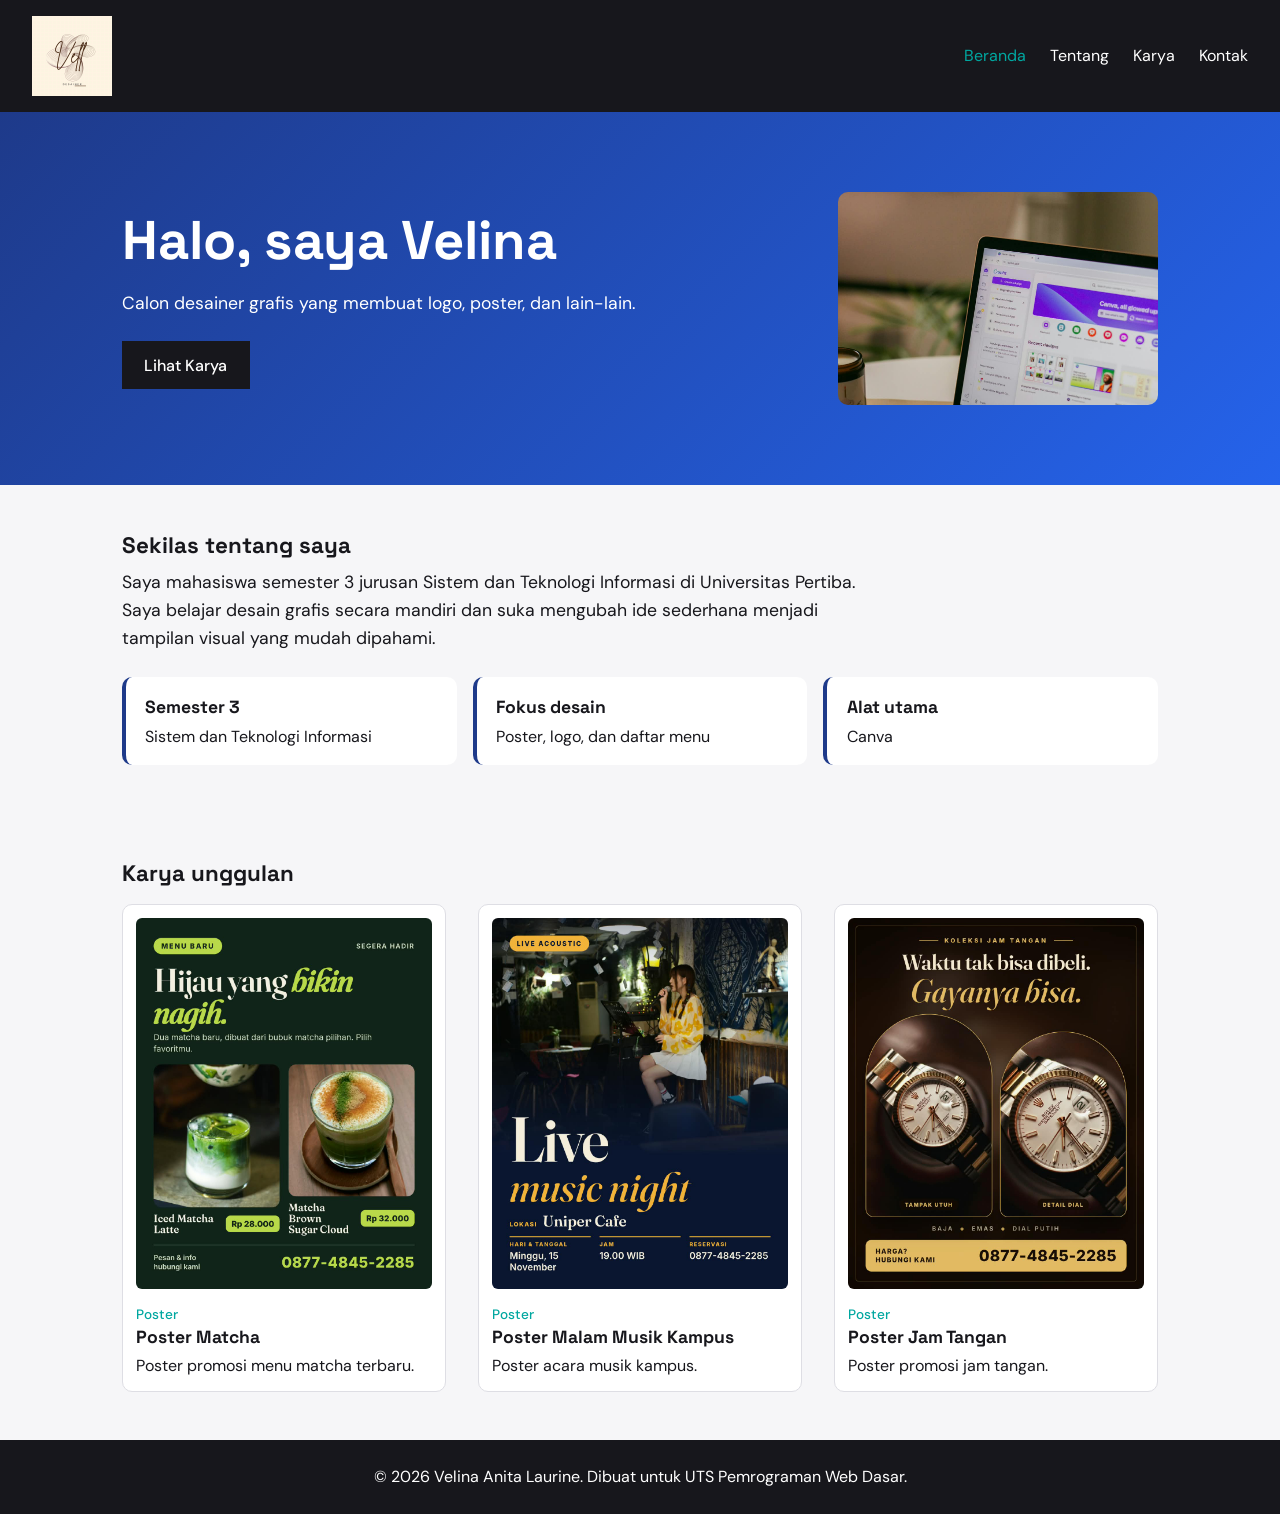
<file: index.html>
<!DOCTYPE html>
<html lang="id">
<head>
  <meta charset="UTF-8">
  <meta name="viewport" content="width=device-width, initial-scale=1.0">
  <title>Beranda | Portofolio Velina </title>
  <link rel="stylesheet" href="https://fonts.googleapis.com/css2?family=Space+Grotesk:wght@400;700&amp;family=DM+Sans:wght@400;500&amp;display=swap">
  <link rel="stylesheet" href="css/style.css">
</head>
<body>

  <header class="header">
<img src="foto png dan jpeg/logo.jpeg" alt="Logo Velina, calon desainer grafis" height="80px">    
<button class="tombol-menu" aria-expanded="false">☰</button>
<nav>
      <ul class="menu">
        <li><a href="index.html" class="aktif">Beranda</a></li>
        <li><a href="tentang.html">Tentang</a></li>
        <li><a href="katalog.html">Karya</a></li>
        <li><a href="kontak.html">Kontak</a></li>
      </ul>
    </nav>
  </header>

  <main>
    <section class="hero">
  <article class="hero-teks">
    <h1>Halo, saya Velina</h1>
    <p>Calon desainer grafis yang membuat logo, poster, dan lain-lain.</p>
    <a href="katalog.html" class="tombol">Lihat Karya</a>
  </article>
  <figure class="hero-gambar">
<img src="foto png dan jpeg/Canva_laptop.jpeg" alt="Laptop yang menampilkan desain di Canva">  </figure>
</section>

    <section class="bagian sekilas">
  <h2>Sekilas tentang saya</h2>
  <p class="teks">Saya mahasiswa semester 3 jurusan Sistem dan Teknologi Informasi di Universitas Pertiba. Saya belajar desain grafis secara mandiri dan suka mengubah ide sederhana menjadi tampilan visual yang mudah dipahami.</p>
  <ul class="fakta">
    <li><strong>Semester 3</strong>Sistem dan Teknologi Informasi</li>
    <li><strong>Fokus desain</strong>Poster, logo, dan daftar menu</li>
    <li><strong>Alat utama</strong>Canva</li>
  </ul>
</section>

    <section class="bagian">
      <h2>Karya unggulan</h2>
      <div class="grid">
        <article class="kartu">
          <img src="foto png dan jpeg/Matcha.jpeg" alt="Poster promosi menu matcha terbaru">
          <div class="kartu-isi">
            <span class="kategori">Poster</span>
            <h3>Poster Matcha</h3>
            <p>Poster promosi menu matcha terbaru.</p>
          </div>
        </article>
        <article class="kartu">
        <img src="foto png dan jpeg/Live_Music.jpeg" alt="Poster acara musik kampus">          <div class="kartu-isi">
            <span class="kategori">Poster</span>
            <h3>Poster Malam Musik Kampus</h3>
            <p>Poster acara musik kampus.</p>
          </div>
        </article>
        <article class="kartu">
        <img src="foto png dan jpeg/Jam.jpeg" alt="Poster promosi jam tangan dengan dua jam berwarna emas">          <div class="kartu-isi">
            <span class="kategori">Poster</span>
            <h3>Poster Jam Tangan</h3>
            <p>Poster promosi jam tangan.</p>
          </div>
        </article>
      </div>
    </section>
  </main>

  <footer class="footer "> 
  <p>&copy; 2026 Velina Anita Laurine. Dibuat untuk UTS Pemrograman Web Dasar.</p>
  </footer>

<script src="js/script.js"></script>
</body>
</html>
</file>
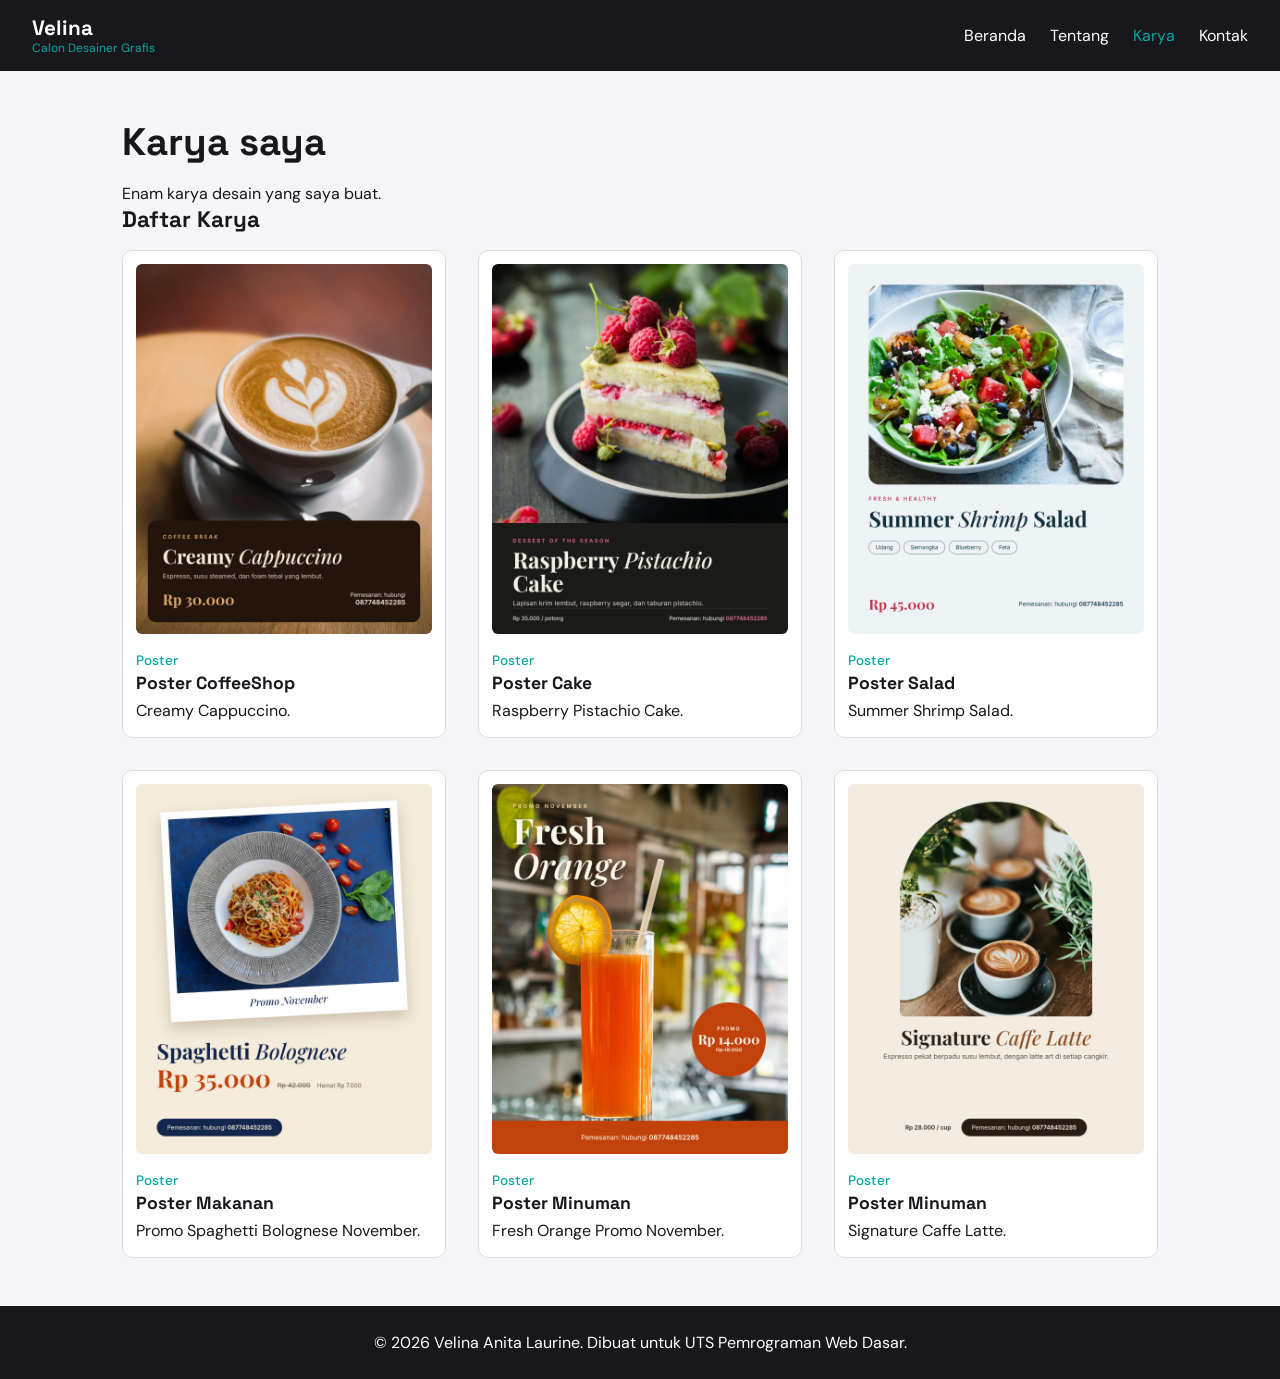
<file: katalog.html>
<!DOCTYPE html>
<html lang="id">
<head>
  <meta charset="UTF-8">
  <meta name="viewport" content="width=device-width, initial-scale=1.0">
  <title>Karya | Portofolio Velina</title>
  <link rel="stylesheet" href="https://fonts.googleapis.com/css2?family=Space+Grotesk:wght@400;700&amp;family=DM+Sans:wght@400;500&amp;display=swap">
  <link rel="stylesheet" href="css/style.css">
</head>
<body>

  <header class="header">
    <a href="index.html" class="logo">Velina<span>Calon Desainer Grafis</span></a>
    <nav>
      <ul class="menu">
        <li><a href="index.html">Beranda</a></li>
        <li><a href="tentang.html">Tentang</a></li>
        <li><a href="katalog.html" class="aktif">Karya</a></li>
        <li><a href="kontak.html">Kontak</a></li>
      </ul>
    </nav>
  </header>

  <main>
    <section class="bagian">
      <h1>Karya saya</h1>
      <p class="teks">Enam karya desain yang saya buat.</p>
      <h2>Daftar Karya</h2>
      <div class="grid">
        <article class="kartu">
          <img src="foto png dan jpeg/coffee.jpeg" alt="Poster Creamy Cappuccino dengan foto latte art di atas meja kayu">
          <div class="kartu-isi">
            <span class="kategori">Poster</span>
            <h3>Poster CoffeeShop</h3>
            <p>Creamy Cappuccino.</p>
          </div>
        </article>
        <article class="kartu">
          <img src="foto png dan jpeg/cake.jpeg" alt="Poster Raspberry Pistachio Cake dengan foto seiris kue lapis">
          <div class="kartu-isi">
            <span class="kategori">Poster</span>
            <h3>Poster Cake</h3>
            <p>Raspberry Pistachio Cake.</p>
          </div>
        </article>
        <article class="kartu">
          <img src="foto png dan jpeg/salad.jpeg" alt="Poster Summer Shrimp Salad dengan foto salad udang dan semangka">
          <div class="kartu-isi">
            <span class="kategori">Poster</span>
            <h3>Poster Salad</h3>
            <p>Summer Shrimp Salad.</p>
          </div>
        </article>
        <article class="kartu">
          <img src="foto png dan jpeg/spaghetti.jpeg" alt="Poster promo Spaghetti Bolognese dengan harga promo November">
          <div class="kartu-isi">
            <span class="kategori">Poster</span>
            <h3>Poster Makanan</h3>
            <p>Promo Spaghetti Bolognese November.</p>
          </div>
        </article>
        <article class="kartu">
          <img src="foto png dan jpeg/orange.jpeg" alt="Poster promo Fresh Orange dengan foto jus jeruk dingin">
          <div class="kartu-isi">
            <span class="kategori">Poster</span>
            <h3>Poster Minuman</h3>
            <p>Fresh Orange Promo November.</p>
          </div>
        </article>
        <article class="kartu">
          <img src="foto png dan jpeg/coffee2.jpeg" alt="Poster Signature Caffe Latte dengan foto tiga cangkir latte">
          <div class="kartu-isi">
            <span class="kategori">Poster</span>
            <h3>Poster Minuman</h3>
            <p>Signature Caffe Latte.</p>
          </div>
        </article>
      </div>
    </section>
  </main>

  <footer class="footer">
    <p>&copy; 2026 Velina Anita Laurine. Dibuat untuk UTS Pemrograman Web Dasar.</p>
  </footer>

</body>
</html>
</file>
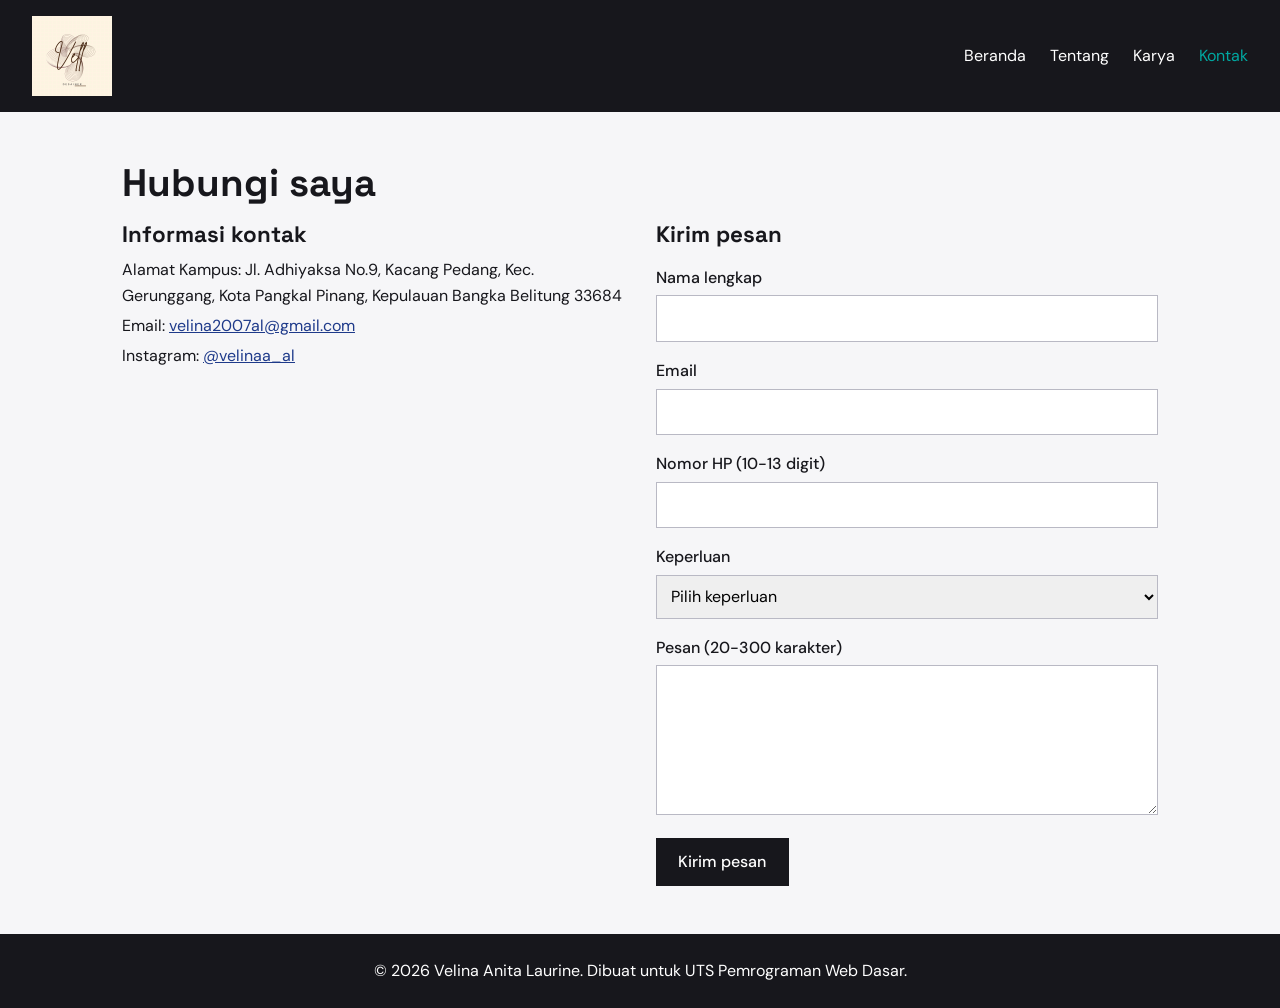
<file: kontak.html>
<!DOCTYPE html>
<html lang="id">
<head>
  <meta charset="UTF-8">
  <meta name="viewport" content="width=device-width, initial-scale=1.0">
  <title>Kontak | Portofolio Velina</title>
  <link rel="stylesheet" href="https://fonts.googleapis.com/css2?family=Space+Grotesk:wght@400;700&amp;family=DM+Sans:wght@400;500&amp;display=swap">
  <link rel="stylesheet" href="css/style.css">
</head>
<body>

  <header class="header">
<img src="foto png dan jpeg/logo.jpeg" alt="Logo Velina, calon desainer grafis" height="80px">    <nav>
    <nav>
      <ul class="menu">
        <li><a href="index.html">Beranda</a></li>
        <li><a href="tentang.html">Tentang</a></li>
        <li><a href="katalog.html">Karya</a></li>
        <li><a href="kontak.html" class="aktif">Kontak</a></li>
      </ul>
    </nav>
  </header>

  <main>
    <section class="bagian">
      <h1>Hubungi saya</h1>
      <div class="kontak-grid">
        <article>
          <h2>Informasi kontak</h2>
          <ul class="info">
            <li>Alamat Kampus: Jl. Adhiyaksa No.9, Kacang Pedang, Kec. Gerunggang, Kota Pangkal Pinang, Kepulauan Bangka Belitung 33684</li>
            <li>Email: <a href="mailto:emailkamu@contoh.com">velina2007al@gmail.com</a></li>
            <li>Instagram: <a href="https://www.instagram.com/" target="_blank" rel="noopener">@velinaa_al</a></li>
          </ul>
          <iframe class="peta" title="Peta lokasi kampus" src="https://maps.app.goo.gl/MjwcxAMVcSyNoqe89" loading="lazy"></iframe>
        </article>

        <article>
          <h2>Kirim pesan</h2>
          <form action="#" method="get">
            <label for="nama">Nama lengkap</label>
            <input type="text" id="nama" name="nama" required>

            <label for="email">Email</label>
            <input type="email" id="email" name="email" required>

            <label for="hp">Nomor HP (10-13 digit)</label>
            <input type="tel" id="hp" name="hp" pattern="[0-9]{10,13}" title="Isi 10 sampai 13 angka tanpa spasi" required>

            <label for="keperluan">Keperluan</label>
            <select id="keperluan" name="keperluan" required>
              <option value="">Pilih keperluan</option>
              <option value="logo">Desain logo</option>
              <option value="poster">Desain poster</option>
              <option value="feed">Desain feed Instagram</option>
              <option value="lainnya">Lainnya</option>
            </select>

            <label for="pesan">Pesan (20-300 karakter)</label>
            <textarea id="pesan" name="pesan" rows="5" minlength="20" maxlength="300" required></textarea>

            <button type="submit" class="tombol">Kirim pesan</button>
          </form>
        </article>
      </div>
    </section>
  </main>

  <footer class="footer">
    <p>&copy; 2026 Velina Anita Laurine. Dibuat untuk UTS Pemrograman Web Dasar.</p>
  </footer>

</body>
</html>
</file>
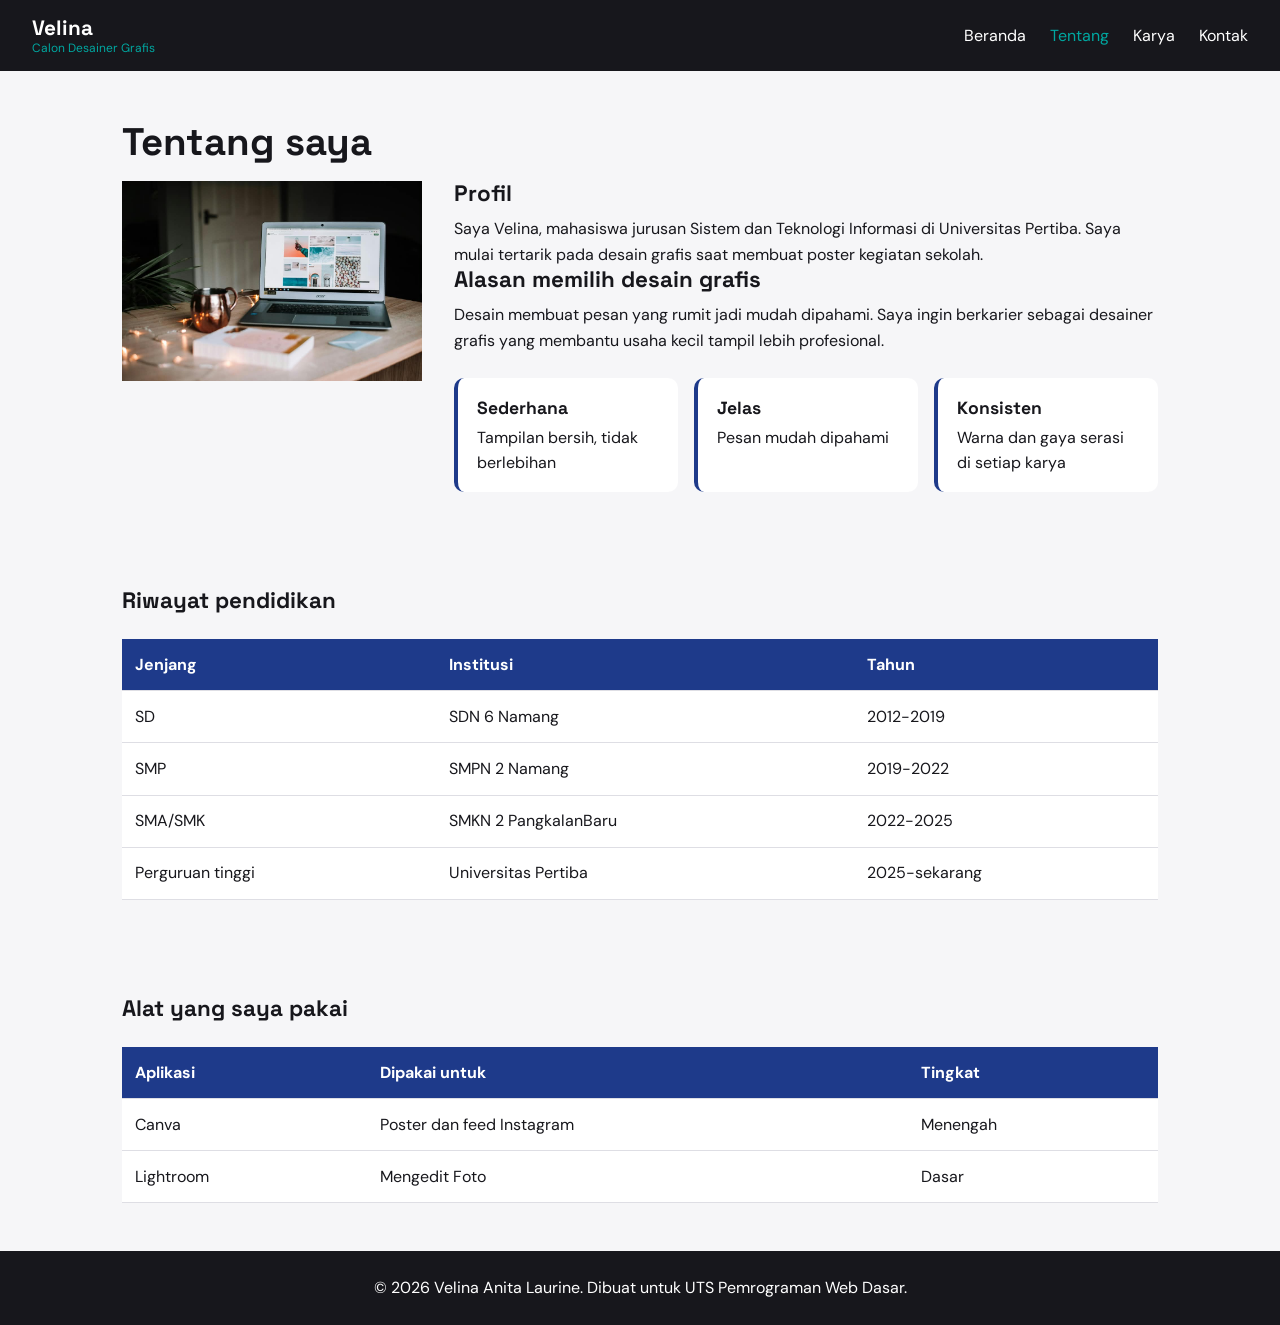
<file: tentang.html>
<!DOCTYPE html>
<html lang="id">
<head>
  <meta charset="UTF-8">
  <meta name="viewport" content="width=device-width, initial-scale=1.0">
  <title>Tentang | Portofolio Velina</title>

  <link rel="stylesheet" href="https://fonts.googleapis.com/css2?family=Space+Grotesk:wght@400;700&family=DM+Sans:wght@400;500&display=swap">

  <link rel="stylesheet" href="css/style.css">
</head>
<body>

  <header class="header">
    <a href="index.html" class="logo">
      Velina
      <span>Calon Desainer Grafis</span>
    </a>

    <nav>
      <ul class="menu">
        <li><a href="index.html">Beranda</a></li>
        <li><a href="tentang.html" class="aktif">Tentang</a></li>
        <li><a href="katalog.html">Karya</a></li>
        <li><a href="kontak.html">Kontak</a></li>
      </ul>
    </nav>
  </header>

  <main>

    <section class="bagian">
      <h1>Tentang saya</h1>

      <div class="profil">
        <figure class="foto-profil">
          <img src="foto png dan jpeg/Latar.jpeg" alt="Laptop yang menampilkan desain poster kopi di Canva">
        </figure>

        <article class="profil-teks">
          <h2>Profil</h2>
          <p>Saya Velina, mahasiswa jurusan Sistem dan Teknologi Informasi di Universitas Pertiba. Saya mulai tertarik pada desain grafis saat membuat poster kegiatan sekolah.</p>

          <h2>Alasan memilih desain grafis</h2>
          <blockquote>
            Desain membuat pesan yang rumit jadi mudah dipahami. Saya ingin berkarier sebagai desainer grafis yang membantu usaha kecil tampil lebih profesional.
          </blockquote>

          <ul class="fakta">
            <li><strong>Sederhana</strong>Tampilan bersih, tidak berlebihan</li>
            <li><strong>Jelas</strong>Pesan mudah dipahami</li>
            <li><strong>Konsisten</strong>Warna dan gaya serasi di setiap karya</li>
          </ul>
        </article>
      </div>
    </section>

    <section class="bagian">
      <h2>Riwayat pendidikan</h2>

      <div class="tabel-wrap">
        <table>
          <thead>
            <tr>
              <th>Jenjang</th>
              <th>Institusi</th>
              <th>Tahun</th>
            </tr>
          </thead>

          <tbody>
            <tr><td>SD</td><td>SDN 6 Namang</td><td>2012-2019</td></tr>
            <tr><td>SMP</td><td>SMPN 2 Namang</td><td>2019-2022</td></tr>
            <tr><td>SMA/SMK</td><td>SMKN 2 PangkalanBaru</td><td>2022-2025</td></tr>
            <tr><td>Perguruan tinggi</td><td>Universitas Pertiba</td><td>2025-sekarang</td></tr>
          </tbody>
        </table>
      </div>
    </section>

    <section class="bagian">
      <h2>Alat yang saya pakai</h2>

      <div class="tabel-wrap">
        <table>
          <thead>
            <tr>
              <th>Aplikasi</th>
              <th>Dipakai untuk</th>
              <th>Tingkat</th>
            </tr>
          </thead>

          <tbody>
            <tr><td>Canva</td><td>Poster dan feed Instagram</td><td>Menengah</td></tr>
            <tr><td>Lightroom</td><td>Mengedit Foto</td><td>Dasar</td></tr>
          </tbody>
        </table>
      </div>
    </section>

  </main>

  <footer class="footer">
    <p>&copy; 2026 Velina Anita Laurine. Dibuat untuk UTS Pemrograman Web Dasar.</p>
  </footer>

</body>
</html>
</file>
<file: css/style.css>
/* ===== Variabel ===== */
:root {
  --warna-utama: #1e3a8a;
  --warna-gelap: #17171c;
  --warna-terang: #f6f6f8;
  --warna-aksen: #00a7a0;
  --warna-kartu: #ffffff;
  --jarak: 1rem;
  --radius: 10px;
  --font-judul: "Space Grotesk", sans-serif;
  --font-isi: "DM Sans", sans-serif;
}

/* ===== Dasar ===== */
* { box-sizing: border-box; margin: 0; padding: 0; }

body {
  font-family: var(--font-isi);
  line-height: 1.6;
  color: var(--warna-gelap);
  background: var(--warna-terang);
}

h1, h2, h3, .logo { font-family: var(--font-judul); line-height: 1.2; }
h1 { font-size: 2rem; margin-bottom: var(--jarak); }
h2 { font-size: 1.4rem; margin-bottom: 0.5rem; }
h3 { font-size: 1.1rem; margin-bottom: 0.3rem; }
a { color: var(--warna-utama); }
img { max-width: 100%; display: block; }

/* ===== Header dan navigasi (flexbox) ===== */
.header {
  display: flex;
  justify-content: space-between;
  align-items: center;
  padding: var(--jarak) 2rem;
  background: var(--warna-gelap);
}

.logo {
  color: #fff;
  font-weight: 700;
  font-size: 1.3rem;
  text-decoration: none;
}

.logo span {
  display: block;
  font-family: var(--font-isi);
  font-size: 0.75rem;
  font-weight: 400;
  color: var(--warna-aksen);
}

.menu { display: flex; gap: 1.5rem; list-style: none; }

.menu a {
  color: #fff;
  text-decoration: none;
  padding: 0.3rem 0;
  transition: color 0.3s;
}

.menu a:hover,
.menu a.aktif {
  color: var(--warna-aksen);
}

/* ===== Hero ===== */
.hero {
  padding: 5rem 2rem;
  color: #fff;
  background: linear-gradient(135deg, #1e3a8a 0%, #2563eb 100%);
  animation: muncul 0.8s ease-out;
}

.hero h1 { font-size: 2.6rem; }
.hero p { max-width: 36rem; margin-bottom: 1.5rem; font-size: 1.1rem; }

@keyframes muncul {
  from { opacity: 0; transform: translateY(20px); }
  to { opacity: 1; transform: translateY(0); }
}

.hero {
  display: flex;
  align-items: center;
  justify-content: space-between;
  gap: 2rem;
  padding: 5rem 2rem;
  color: #fff;
  background: linear-gradient(135deg, #1e3a8a 0%, #2563eb 100%);
  animation: muncul 0.8s ease-out;
}

.hero-gambar {
  flex: 0 0 auto;
  width: 320px;
  max-width: 40%;
  margin: 0;
}

.hero-gambar img {
  display: block;
  width: 100%;
  max-height: 260px;
  object-fit: cover;
  border-radius: var(--radius);
}

.hero-teks { flex: 1; }

/* ===== Tombol ===== */
.tombol {
  display: inline-block;
  padding: 0.7rem 1.4rem;
  border: 0;
  background: var(--warna-gelap);
  color: #fff;
  font: inherit;
  font-weight: 500;
  text-decoration: none;
  cursor: pointer;
  transition: background 0.3s, transform 0.3s;
}

.tombol:hover { background: var(--warna-aksen); transform: translateY(-3px); }

/* ===== Bagian umum ===== */
.bagian { padding: 3rem 2rem; max-width: 1100px; margin: 0 auto; }
.teks { max-width: 40rem; }

/* ===== Katalog (grid, TANPA BINGKAI) ===== */
.grid {
  display: grid;
  grid-template-columns: repeat(2, 1fr);
  gap: 2rem;
  align-items: start;
  margin-top: var(--jarak);
}

.kartu {
  border: 1px solid #dedee4;
  border-radius: var(--radius);
  background: var(--warna-kartu);
  padding: 0.8rem;          /* jarak antara bingkai dan poster */
  overflow: visible;
  height: auto;             /* tinggi bingkai mengikuti isi */
}

.kartu img {
  display: block;
  width: 100%;
  height: auto;             /* tinggi gambar mengikuti lebar */
  aspect-ratio: auto;
  object-fit: contain;
  border-radius: calc(var(--radius) - 4px);
}

.kartu-isi { padding: 0.8rem 0.2rem 0.2rem; }

.kartu-isi { padding: 0.8rem 0 0; }
.kategori { font-size: 0.85rem; font-weight: 500; color: var(--warna-aksen); }

/* ===== Tentang ===== */
/* ===== Halaman Tentang ===== */

/* ===== Tabel ===== */
.tabel-wrap {
  width: 100%;
  overflow-x: auto;
}

table {
  width: 100%;
  border-collapse: collapse;
  background: var(--warna-kartu);
  margin-top: 1rem;
}

th, td {
  padding: 0.8rem;
  text-align: left;
  border-bottom: 1px solid #dedee4;
}

th {
  background: var(--warna-utama);
  color: white;
}

/* ===== Profil ===== */
.profil {
  display: grid;
  grid-template-columns: 300px 1fr;
  gap: 2rem;
  align-items: start;
}

.foto-profil {
  width: 300px;
}

.profil-teks {
  min-width: 0;
}

@media (max-width: 600px) {
  .profil {
    grid-template-columns: 1fr;
  }

  .foto-profil {
    width: 100%;
  }

  table {
    font-size: 0.85rem;
  }
}


/* ===== Kontak ===== */
.kontak-grid { display: grid; grid-template-columns: 1fr 1fr; gap: 2rem; }
.info { list-style: none; margin-bottom: var(--jarak); }
.info li { margin-bottom: 0.3rem; }
.peta { width: 100%; height: 280px; border: 0; }

form label { display: block; margin: var(--jarak) 0 0.3rem; font-weight: 500; }

form input, form select, form textarea {
  width: 100%;
  padding: 0.6rem;
  border: 1px solid #b9b9c4;
  font: inherit;
}

form input:focus, form select:focus, form textarea:focus {
  outline: 2px solid var(--warna-aksen);
  border-color: var(--warna-aksen);
}

form .tombol { margin-top: var(--jarak); }

/* ===== Footer ===== */
.footer { padding: 1.5rem 2rem; text-align: center; color: #fff; background: var(--warna-gelap); }

/* ===== Responsif: HP (maks 600px) ===== */
@media (max-width: 600px) {
  .header { flex-direction: column; align-items: flex-start; gap: var(--jarak); padding: var(--jarak); }
  .menu { flex-direction: column; gap: 0.5rem; }
  .hero { padding: 3rem var(--jarak); }
  .hero h1 { font-size: 2rem; }
  .bagian { padding: 2rem var(--jarak); }
  .grid { grid-template-columns: 1fr; }
  .profil { flex-direction: column; }
  .profil img { width: 100%; }
  .kontak-grid { grid-template-columns: 1fr; }
}

/* ===== Responsif: desktop (min 992px) ===== */
@media (min-width: 992px) {
  .grid { grid-template-columns: repeat(3, 1fr); }
  h1 { font-size: 2.4rem; }
  .hero { padding: 7rem 4rem; }
  .hero h1 { font-size: 3.4rem; }
}

/* ===== Sekilas tentang saya ===== */
.sekilas .teks {
  max-width: 46rem;
  font-size: 1.1rem;
}

.fakta {
  display: grid;
  grid-template-columns: repeat(3, 1fr);
  gap: 1rem;
  margin-top: 1.5rem;
  list-style: none;
}

.fakta li {
  padding: 1rem 1.2rem;
  border-left: 4px solid var(--warna-utama);
  border-radius: var(--radius);
  background: var(--warna-kartu);
  transition: transform 0.3s;
}

.fakta li:hover { transform: translateY(-4px); }

.fakta strong {
  display: block;
  margin-bottom: 0.2rem;
  font-family: var(--font-judul);
  font-size: 1.1rem;
}

@media (max-width: 600px) {
  .fakta { grid-template-columns: 1fr; }
}
.hero {
  padding: 5rem max(2rem, calc((100% - 1100px) / 2 + 2rem));
}

.profil {
  display: grid;
  grid-template-columns: 300px 1fr;
  gap: 2rem;
  align-items: start;
}

@media (max-width: 600px) {
  .profil { grid-template-columns: 1fr; }
}

/* ===== Menu hamburger ===== */
.tombol-menu {
  display: none;
  padding: 0.4rem 0.8rem;
  border: 1px solid #fff;
  border-radius: var(--radius);
  background: transparent;
  color: #fff;
  font-size: 1.2rem;
  cursor: pointer;
  transition: background 0.3s;
}

.tombol-menu:hover { background: var(--warna-aksen); }

@media (max-width: 600px) {
  .js .header {
    flex-direction: row;
    flex-wrap: wrap;
    align-items: center;
    justify-content: space-between;
  }

  .js .tombol-menu { display: block; }
  .js nav { width: 100%; }
  .js .menu { display: none; }
  .js .menu.terbuka { display: flex; }
}
@media (max-width: 600px) {
  .tombol-menu { display: block !important; }
}
</file>
